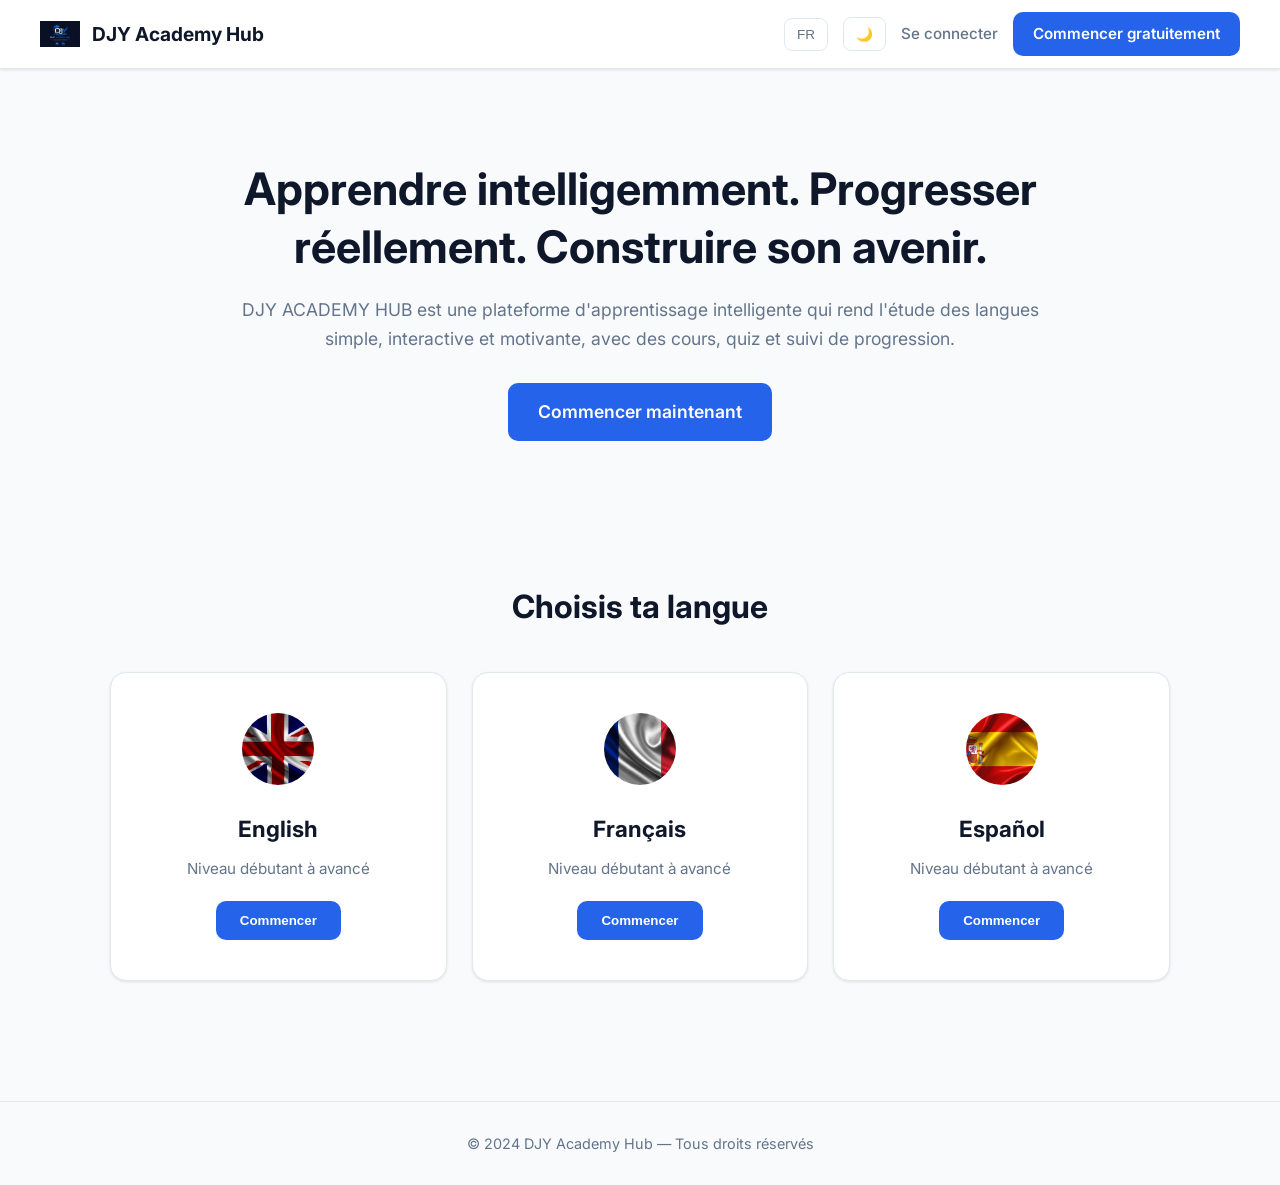
<file: index.html>
<!DOCTYPE html>
<html lang="fr">
<head>
    <meta charset="UTF-8">
    <meta name="viewport" content="width=device-width, initial-scale=1.0">
    <title>DJY Academy Hub</title>
    <link rel="stylesheet" href="css/style.css">
</head>
<body>

    <nav class="navbar">
        <div class="nav-left">
            <img src="images/logo.png" alt="Logo" class="nav-logo">
            <span class="nav-brand">DJY Academy Hub</span>
        </div>
        <div class="nav-right">
            <button id="lang-btn" class="btn-icon">FR / EN / ES</button>
            <button id="theme-btn" class="btn-icon">🌙</button>
            <a href="login.html" id="nav-login" class="nav-link">Se connecter</a>
            <a href="login.html" id="nav-signup" class="btn-primary">Commencer gratuitement</a>
        </div>
    </nav>

    <section class="hero">
        <h1 id="hero-title">Apprendre intelligemment. Progresser réellement. Construire son avenir.</h1>
        <p id="hero-text">DJY ACADEMY HUB est une plateforme d'apprentissage intelligente qui rend l'étude des langues simple, interactive et motivante, avec des cours, quiz et suivi de progression.</p>
        <a href="#languages" class="btn-primary btn-large" id="hero-btn">Commencer maintenant</a>
    </section>

    <section id="languages">
        <h2 id="languages-title">Choisis ta langue</h2>
        <div class="language-cards">

            <div class="lang-card" id="card-en">
                <img src="images/flags/en.png" alt="English" class="flag-img">
                <h3>English</h3>
                <p id="card-en-text">Niveau débutant à avancé</p>
                <button onclick="selectLanguage('english')" id="card-en-btn">Commencer</button>
            </div>

            <div class="lang-card" id="card-fr">
                <img src="images/flags/fr.png" alt="Français" class="flag-img">
                <h3>Français</h3>
                <p id="card-fr-text">Niveau débutant à avancé</p>
                <button onclick="selectLanguage('french')" id="card-fr-btn">Commencer</button>
            </div>

            <div class="lang-card" id="card-es">
                <img src="images/flags/es.png" alt="Español" class="flag-img">
                <h3>Español</h3>
                <p id="card-es-text">Niveau débutant à avancé</p>
                <button onclick="selectLanguage('spanish')" id="card-es-btn">Commencer</button>
            </div>

        </div>
    </section>

    <footer>
        <p>© 2024 DJY Academy Hub — Tous droits réservés</p>
    </footer>

    <script src="js/main.js"></script>
</body>
</html>
</file>
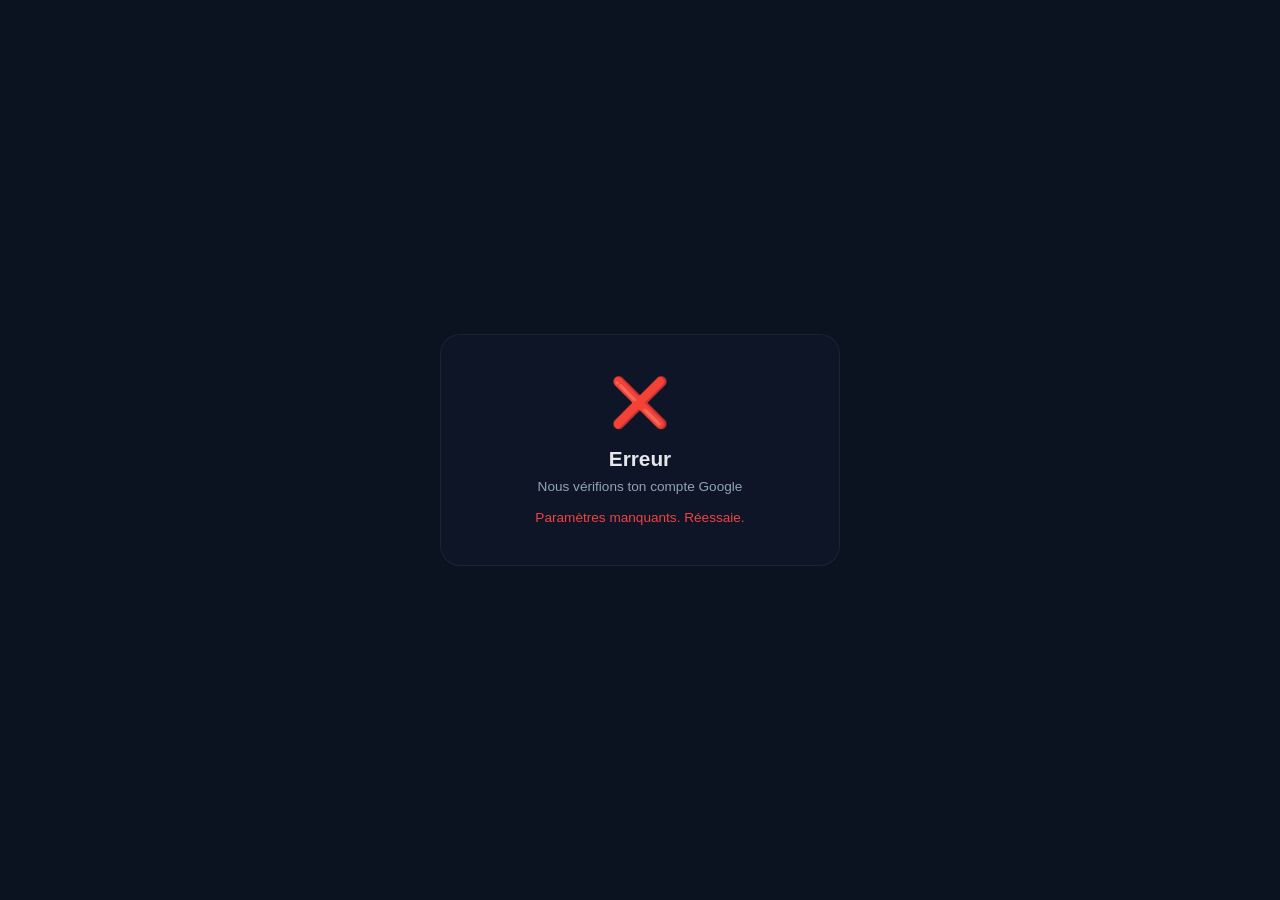
<file: auth-callback.html>
<!DOCTYPE html>
<html lang="fr">
<head>
    <meta charset="UTF-8">
    <meta name="viewport" content="width=device-width, initial-scale=1.0">
    <title>Connexion en cours — DJY Academy Hub</title>
    <style>
        * { margin: 0; padding: 0; box-sizing: border-box; }
        body {
            font-family: 'Inter', sans-serif;
            background: #0B1220;
            color: #E5E7EB;
            display: flex;
            align-items: center;
            justify-content: center;
            min-height: 100vh;
        }
        .callback-box {
            text-align: center;
            padding: 40px;
            background: rgba(15, 23, 42, 0.8);
            border: 1px solid rgba(255, 255, 255, 0.06);
            border-radius: 20px;
            backdrop-filter: blur(20px);
            max-width: 400px;
            width: 90%;
        }
        .callback-icon {
            font-size: 3rem;
            margin-bottom: 16px;
            animation: pulse 1.5s ease-in-out infinite;
        }
        .callback-title {
            font-size: 1.3rem;
            font-weight: 700;
            margin-bottom: 8px;
        }
        .callback-text {
            font-size: 0.85rem;
            color: #94A3B8;
        }
        .callback-error {
            color: #EF4444;
            font-size: 0.85rem;
            margin-top: 16px;
            display: none;
        }
        @keyframes pulse {
            0%, 100% { transform: scale(1); }
            50% { transform: scale(1.1); }
        }
    </style>
</head>
<body>
    <div class="callback-box">
        <div class="callback-icon">⚡</div>
        <h1 class="callback-title">Connexion en cours...</h1>
        <p class="callback-text">Nous vérifions ton compte Google</p>
        <p class="callback-error" id="callback-error"></p>
    </div>

    <script>
        const API = 'https://djy-backend.onrender.com';

        async function handleCallback() {
            const params = new URLSearchParams(window.location.search);
            const token = params.get('token');
            const userId = params.get('userId');

            if (!token || !userId) {
                // Essayer de récupérer depuis le hash (Supabase redirige parfois avec un hash)
                const hash = window.location.hash.substring(1);
                const hashParams = new URLSearchParams(hash);
                const accessToken = hashParams.get('access_token');

                if (accessToken) {
                    try {
                        const res = await fetch(`${API}/user/profile`, {
                            method: 'GET',
                            headers: {
                                'Authorization': `Bearer ${accessToken}`,
                                'Content-Type': 'application/json'
                            }
                        });

                        const data = await res.json();

                        if (data.user) {
                            localStorage.setItem('isLoggedIn', 'true');
                            localStorage.setItem('authToken', accessToken);
                            localStorage.setItem('userId', data.user.id);
                            localStorage.setItem('userName', data.user.username);
                            localStorage.setItem('userEmail', data.user.email);
                            localStorage.setItem('userBio', data.user.bio || '');
                            localStorage.setItem('userAvatarColor', data.user.avatar_color || 'blue');
                            localStorage.setItem('totalXP', data.user.xp || 0);
                            localStorage.setItem('currentStreak', data.user.streak || 0);
                            localStorage.setItem('selectedLanguage', data.user.selected_language || 'english');
                            localStorage.setItem('interfaceLang', data.user.interface_lang || 'fr');

                            window.location.href = 'dashboard.html';
                            return;
                        }
                    } catch (err) {
                        showError('Erreur de connexion. Réessaie.');
                        return;
                    }
                }

                showError('Paramètres manquants. Réessaie.');
                return;
            }

            try {
                const res = await fetch(`${API}/user/profile`, {
                    method: 'GET',
                    headers: {
                        'Authorization': `Bearer ${token}`,
                        'Content-Type': 'application/json'
                    }
                });

                const data = await res.json();

                if (data.user) {
                    localStorage.setItem('isLoggedIn', 'true');
                    localStorage.setItem('authToken', token);
                    localStorage.setItem('userId', userId);
                    localStorage.setItem('userName', data.user.username);
                    localStorage.setItem('userEmail', data.user.email);
                    localStorage.setItem('userBio', data.user.bio || '');
                    localStorage.setItem('userAvatarColor', data.user.avatar_color || 'blue');
                    localStorage.setItem('totalXP', data.user.xp || 0);
                    localStorage.setItem('currentStreak', data.user.streak || 0);
                    localStorage.setItem('selectedLanguage', data.user.selected_language || 'english');
                    localStorage.setItem('interfaceLang', data.user.interface_lang || 'fr');

                    window.location.href = 'dashboard.html';
                } else {
                    showError('Profil introuvable. Contacte le support.');
                }

            } catch (err) {
                showError('Erreur réseau. Vérifie ta connexion.');
            }
        }

        function showError(msg) {
            const el = document.getElementById('callback-error');
            el.textContent = msg;
            el.style.display = 'block';
            document.querySelector('.callback-icon').textContent = '❌';
            document.querySelector('.callback-title').textContent = 'Erreur';
        }

        handleCallback();
    </script>
</body>
</html>
</file>
<file: css/style.css>
@import url('https://fonts.googleapis.com/css2?family=Inter:wght@400;500;600;700&display=swap');

:root {
    --bg: #F8FAFC;
    --card: #FFFFFF;
    --text: #0F172A;
    --text-secondary: #64748B;
    --blue: #2563EB;
    --blue-hover: #1D4ED8;
    --border: #E2E8F0;
    --navbar-bg: #FFFFFF;
    --shadow: 0 1px 3px rgba(0, 0, 0, 0.1);
}

body.dark-mode {
    --bg: #0B1220;
    --card: #111827;
    --text: #E5E7EB;
    --text-secondary: #9CA3AF;
    --border: rgba(37, 99, 235, 0.2);
    --navbar-bg: rgba(11, 18, 32, 0.95);
    --shadow: 0 1px 3px rgba(0, 0, 0, 0.3);
}

* {
    margin: 0;
    padding: 0;
    box-sizing: border-box;
}

body {
    font-family: 'Inter', sans-serif;
    background: var(--bg);
    color: var(--text);
    line-height: 1.6;
    transition: background 0.3s ease, color 0.3s ease;
}

a {
    text-decoration: none;
    color: var(--blue);
}

a:hover {
    color: var(--blue-hover);
}

/* NAVBAR */
.navbar {
    position: fixed;
    top: 0;
    left: 0;
    right: 0;
    background: var(--navbar-bg);
    border-bottom: 1px solid var(--border);
    padding: 12px 40px;
    display: flex;
    justify-content: space-between;
    align-items: center;
    z-index: 999;
    backdrop-filter: blur(10px);
    box-shadow: var(--shadow);
    transition: background 0.3s ease;
}

.nav-left {
    display: flex;
    align-items: center;
    gap: 12px;
}

.nav-logo {
    width: 40px;
    height: 40px;
    object-fit: contain;
}

.nav-brand {
    font-size: 1.2rem;
    font-weight: 700;
    color: var(--text);
}

.nav-right {
    display: flex;
    align-items: center;
    gap: 15px;
}

.nav-link {
    color: var(--text-secondary);
    font-weight: 500;
    font-size: 0.95rem;
    transition: 0.3s ease;
}

.nav-link:hover {
    color: var(--blue);
}

.btn-icon {
    background: transparent;
    border: 1px solid var(--border);
    color: var(--text-secondary);
    padding: 8px 12px;
    border-radius: 8px;
    cursor: pointer;
    font-size: 0.85rem;
    font-weight: 500;
    transition: 0.3s ease;
    margin-top: 0;
}

.btn-icon:hover {
    border-color: var(--blue);
    color: var(--blue);
}

.btn-primary {
    background: var(--blue);
    color: white;
    padding: 10px 20px;
    border-radius: 10px;
    font-weight: 600;
    font-size: 0.95rem;
    border: none;
    cursor: pointer;
    transition: 0.3s ease;
    display: inline-block;
    text-align: center;
}

.btn-primary:hover {
    background: var(--blue-hover);
    transform: translateY(-2px);
    color: white;
}

.btn-large {
    padding: 15px 30px;
    font-size: 1.1rem;
}

/* HERO */
.hero {
    text-align: center;
    padding: 160px 20px 80px;
    max-width: 850px;
    margin: 0 auto;
}

.hero h1 {
    font-size: 2.8rem;
    font-weight: 700;
    color: var(--text);
    line-height: 1.3;
    margin-bottom: 20px;
    animation: fadeDown 1s ease;
}

.hero p {
    font-size: 1.1rem;
    color: var(--text-secondary);
    margin-bottom: 30px;
    animation: fadeDown 1.2s ease;
}

.hero .btn-primary {
    animation: fadeUp 1.4s ease;
}

/* LANGUAGES */
#languages {
    padding: 60px 20px;
    text-align: center;
    max-width: 1100px;
    margin: 0 auto;
}

#languages h2 {
    font-size: 2rem;
    color: var(--text);
    margin-bottom: 40px;
}

.language-cards {
    display: grid;
    grid-template-columns: repeat(3, 1fr);
    gap: 25px;
}

.lang-card {
    background: var(--card);
    border: 1px solid var(--border);
    border-radius: 16px;
    padding: 40px 25px;
    text-align: center;
    transition: 0.3s ease;
    box-shadow: var(--shadow);
}

.lang-card:hover {
    transform: translateY(-6px);
    border-color: var(--blue);
    box-shadow: 0 10px 30px rgba(37, 99, 235, 0.12);
}

.flag-img {
    width: 72px;
    height: 72px;
    object-fit: cover;
    border-radius: 50%;
    margin-bottom: 18px;
}

.lang-card h3 {
    font-size: 1.4rem;
    color: var(--text);
    margin-bottom: 10px;
}

.lang-card p {
    color: var(--text-secondary);
    margin-bottom: 20px;
    font-size: 0.95rem;
}

.lang-card button {
    background: var(--blue);
    color: white;
    border: none;
    padding: 12px 24px;
    border-radius: 10px;
    cursor: pointer;
    font-weight: 600;
    transition: 0.3s ease;
}

.lang-card button:hover {
    background: var(--blue-hover);
    transform: translateY(-2px);
}

/* FOOTER */
footer {
    text-align: center;
    padding: 30px 20px;
    margin-top: 60px;
    border-top: 1px solid var(--border);
    color: var(--text-secondary);
    font-size: 0.9rem;
}

/* RESPONSIVE */
@media (max-width: 900px) {
    .language-cards { grid-template-columns: 1fr; }
    .hero h1 { font-size: 2.1rem; }
}

@media (max-width: 768px) {
    .navbar { padding: 10px 15px; flex-direction: column; gap: 10px; }
    .nav-left, .nav-right { flex-wrap: wrap; justify-content: center; }
    .nav-right { gap: 8px; }
    .btn-icon { padding: 6px 10px; font-size: 0.75rem; }
    .btn-primary { padding: 8px 15px; font-size: 0.85rem; }
    .hero { padding: 150px 15px 60px; }
    .hero h1 { font-size: 1.8rem; }
    .hero p { font-size: 0.95rem; }
}

/* ANIMATIONS */
@keyframes fadeDown {
    from { opacity: 0; transform: translateY(-20px); }
    to { opacity: 1; transform: translateY(0); }
}

@keyframes fadeUp {
    from { opacity: 0; transform: translateY(20px); }
    to { opacity: 1; transform: translateY(0); }
}

@keyframes trophyFloat {
    0%, 100% { transform: translateY(0) rotate(-3deg); }
    50% { transform: translateY(-8px) rotate(3deg); }
}

@keyframes quizFloat {
    0%, 100% { transform: translateY(0) rotate(5deg); }
    50% { transform: translateY(-10px) rotate(-5deg); }
}

/* RESET DASHBOARD */
.dashboard-main section {
    max-width: 100%;
    margin: 0 0 40px 0;
    background: transparent;
    border: none;
    border-radius: 0;
    padding: 0;
    box-shadow: none;
}

.dashboard-main section:hover { transform: none; border-color: transparent; }
.dashboard-main section h2 { border-left: none; padding-left: 0; }

/* ================================
   DASHBOARD OVERRIDES
================================ */
.dash-header {
    display: flex !important;
    flex-direction: row !important;
    align-items: center !important;
    justify-content: space-between !important;
    flex-wrap: nowrap !important;
    gap: 20px !important;
}

.dash-header-right {
    display: flex !important;
    flex-direction: row !important;
    align-items: center !important;
    gap: 10px !important;
    flex-shrink: 0 !important;
}

.dash-theme-btn,
.dash-notif {
    flex-shrink: 0 !important;
    width: 38px !important;
    height: 38px !important;
    display: flex !important;
    align-items: center !important;
    justify-content: center !important;
}

.dash-lang-selector > svg,
.user-chevron {
    display: block !important;
    visibility: visible !important;
    opacity: 1 !important;
    width: 14px !important;
    height: 14px !important;
    flex-shrink: 0 !important;
}

.dash-user-level {
    display: inline-block !important;
    background: rgba(37, 99, 235, 0.15) !important;
    color: #2563EB !important;
    font-size: 0.65rem !important;
    font-weight: 700 !important;
    padding: 2px 8px !important;
    border-radius: 20px !important;
    width: fit-content !important;
    white-space: nowrap !important;
}

.stat-mini-change {
    display: inline-flex !important;
    align-items: center !important;
    padding: 3px 9px !important;
    border-radius: 20px !important;
    font-size: 0.72rem !important;
    font-weight: 600 !important;
    width: fit-content !important;
}

.stat-mini-change.positive {
    color: #22C55E !important;
    background: rgba(34, 197, 94, 0.12) !important;
}

.stat-mini-change.orange {
    color: #F97316 !important;
    background: rgba(249, 115, 22, 0.12) !important;
}

.trophy-3d {
    display: block !important;
    position: absolute !important;
    bottom: 10px !important;
    right: 10px !important;
    font-size: 2.8rem !important;
    opacity: 0.2 !important;
    animation: trophyFloat 3s ease-in-out infinite !important;
    pointer-events: none !important;
}

.trophy-3d::before { content: '🏆' !important; }

.quiz-3d-illustration {
    display: flex !important;
    position: absolute !important;
    bottom: -5px !important;
    right: -5px !important;
    width: 80px !important;
    height: 80px !important;
    align-items: center !important;
    justify-content: center !important;
    opacity: 0.2 !important;
    pointer-events: none !important;
    animation: quizFloat 4s ease-in-out infinite !important;
}

.quiz-3d-illustration::before {
    content: '📋' !important;
    font-size: 3rem !important;
}

.soon-badge {
    display: block !important;
    position: absolute !important;
    top: 6px !important;
    right: 6px !important;
    background: rgba(168, 85, 247, 0.2) !important;
    color: #A855F7 !important;
    font-size: 0.55rem !important;
    font-weight: 700 !important;
    padding: 2px 5px !important;
    border-radius: 5px !important;
    text-transform: uppercase !important;
    letter-spacing: 0.5px !important;
    z-index: 2 !important;
}

.dash-footer {
    display: flex !important;
    justify-content: space-between !important;
    align-items: center !important;
    flex-wrap: wrap !important;
    gap: 15px !important;
}

.footer-right {
    display: flex !important;
    align-items: center !important;
    gap: 15px !important;
}

.footer-socials {
    display: flex !important;
    flex-direction: row !important;
    align-items: center !important;
    gap: 10px !important;
}

.social-share-btn {
    display: flex !important;
    align-items: center !important;
    justify-content: center !important;
    width: 38px !important;
    height: 38px !important;
    border-radius: 10px !important;
    text-decoration: none !important;
    flex-shrink: 0 !important;
    overflow: hidden !important;
    transition: all 0.3s ease !important;
}

.social-share-btn svg {
    display: block !important;
    width: 18px !important;
    height: 18px !important;
    flex-shrink: 0 !important;
}

.social-share-btn[data-platform="instagram"] {
    background: linear-gradient(45deg, #f09433, #e6683c, #dc2743, #cc2366, #bc1888) !important;
}

.social-share-btn[data-platform="twitter"] { background: #000000 !important; }
.social-share-btn[data-platform="youtube"] { background: #FF0000 !important; }
.social-share-btn[data-platform="discord"] { background: #5865F2 !important; }
.social-share-btn[data-platform="facebook"] { background: #1877F2 !important; }

.social-share-btn:hover {
    transform: scale(1.1) translateY(-3px) !important;
    filter: brightness(1.15) !important;
}

/* ================================
   CORRECTION GLOBALE Z-INDEX
================================ */
.dash-lang-selector {
    position: relative !important;
    z-index: 500 !important;
    pointer-events: all !important;
}

.lang-dropdown {
    z-index: 600 !important;
    pointer-events: all !important;
}

.dash-notif {
    position: relative !important;
    z-index: 400 !important;
}

.dash-theme-btn {
    position: relative !important;
    z-index: 400 !important;
}

.dash-user {
    position: relative !important;
    z-index: 400 !important;
}

/* ================================
   LOGO SIDEBAR — LIEN VERS INDEX
================================ */
a.sidebar-header,
a.pg-sidebar-logo,
a.pro-sidebar-logo,
a.st-sidebar-logo {
    text-decoration: none;
    color: inherit;
    display: flex;
    align-items: center;
    gap: 12px;
    cursor: pointer;
}

a.sidebar-header:hover,
a.pg-sidebar-logo:hover,
a.pro-sidebar-logo:hover,
a.st-sidebar-logo:hover {
    opacity: 0.85;
}
</file>
